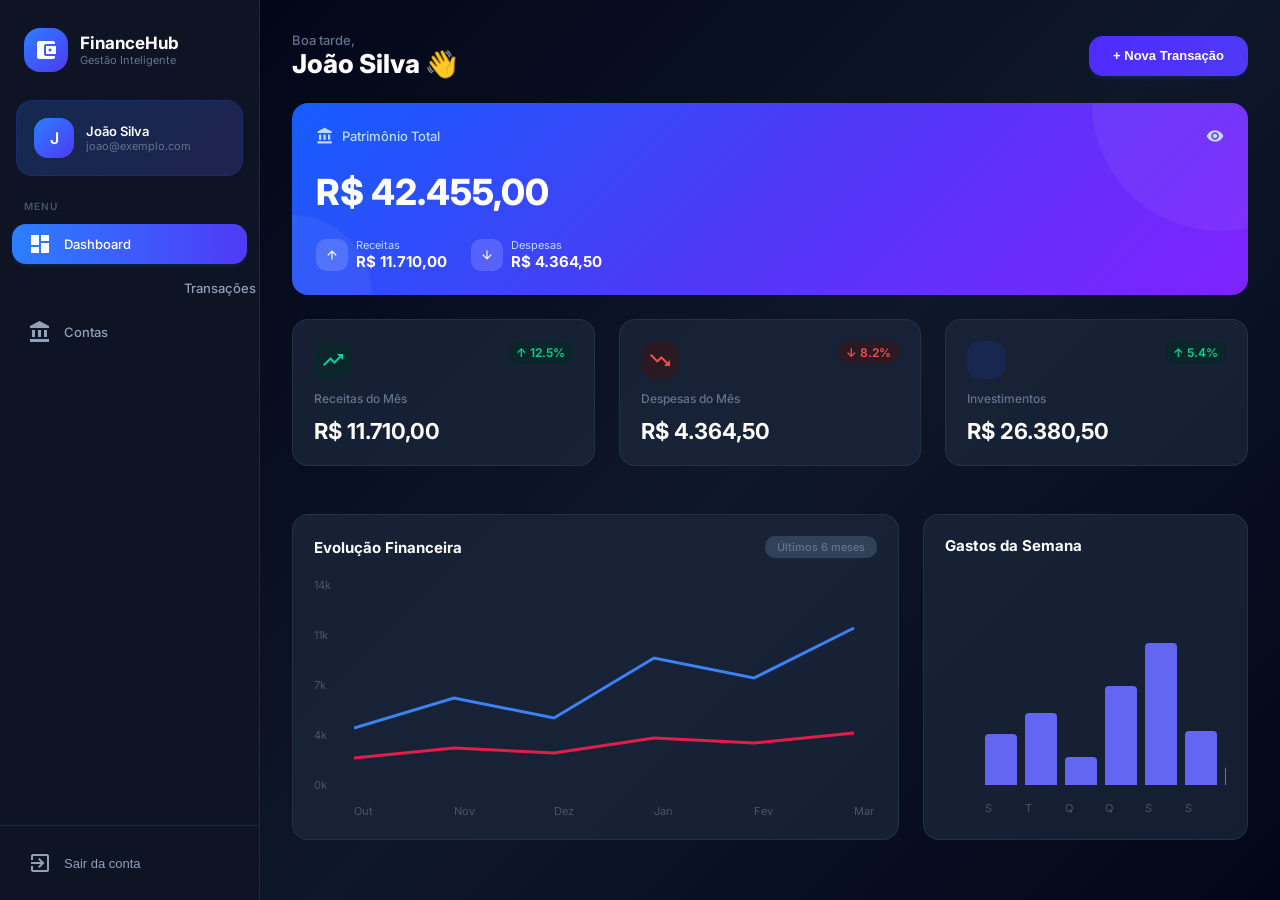
<file: index.html>
<!DOCTYPE html>
<html lang="pt-br">
<head>
    <meta charset="UTF-8">
    <meta name="viewport" content="width=device-width, initial-scale=1.0">
    <title>FinanceHub - Dashboard</title>
    <link rel="stylesheet" href="/src/css/style.css">
    <link href="https://fonts.googleapis.com/css2?family=Inter:wght@100..900&display=swap" rel="stylesheet">
    <link href="https://fonts.googleapis.com/icon?family=Material+Icons" rel="stylesheet">
</head>
<body>
    <aside class="sidebar">
        <!-- Logo -->
        <div class="sidebar__header"> 
            <div class="sidebar__logo-icon">
                <span class="material-icons" style="color: white;">account_balance_wallet</span>
            </div>
            <div class="sidebar__logo-text">
                <h1 class="sidebar__title">FinanceHub</h1>
                <p class="sidebar__subtitle">Gestão Inteligente</p>
            </div>
        </div>

        <!-- User -->
        <div class="sidebar__user">
            <div class="user__avatar">J</div>
            <div class="user__info">
                <p class="user__name">João Silva</p>
                <p class="user__email">joao@exemplo.com</p>
            </div>
        </div>

        <!-- Navigation -->
        <nav class="sidebar__nav">
            <p class="nav__title">Menu</p>
            <div class="nav__item active" data-page="dashboard">
                <span class="material-icons">dashboard</span>
                Dashboard
            </div>
            <div class="nav__item" data-page="transacoes">
                <span class="material-icons">wallet</span>
                Transações
            </div>
            <div class="nav__item" data-page="contas">
                <span class="material-icons">account_balance</span>
                Contas
            </div>
        </nav>

        <!-- Logout -->
        <div class="sidebar__footer">
            <button class="logout__button">
                <span class="material-icons">exit_to_app</span>
                Sair da conta
            </button>
        </div>
    </aside>

    <main class="pagina-central">
        <!-- O conteúdo dinâmico (incluindo o cabeçalho de cada aba) será carregado aqui -->
        <div id="content-area"></div>
    </main>

    <script src="/src/js/script.js"></script>
</body>
</html>
</file>
<file: src/css/style.css>
/* 
   ==========================================================================
   ESTILOS ORIGINAIS DO USUÁRIO (FinanceHub)
   ==========================================================================
*/

* {
    margin: 0;
    padding: 0;
    box-sizing: border-box;
}

body {
    font-family: 'Inter', sans-serif;
    background: #0A0A0A;
    color: white;
    display: flex;
    height: 100vh;
    overflow: hidden;
}

.sidebar {
    width: 260px;
    height: 100%;
    background: rgba(15, 23, 43, 0.80);
    border-right: 1px #1D293D solid;
    display: flex;
    flex-direction: column;
    padding: 0;
    position: relative;
}

.sidebar__header {
    height: 100px;
    padding-left: 24px;
    display: flex;
    align-items: center;
    gap: 12px;
}

.sidebar__logo-icon {
    width: 44px;
    height: 44px;
    background: linear-gradient(135deg, #2B7FFF 0%, #4F39F6 100%);
    border-radius: 16px;
    padding: 11px;
    display: flex;
    justify-content: center;
    align-items: center;
}

.sidebar__title {
    color: white;
    font-size: 17px;
    font-weight: 700;
}

.sidebar__subtitle {
    color: #62748E;
    font-size: 11px;
    font-weight: 400;
}

.sidebar__user {
    margin: 0 16px;
    padding: 17px;
    background: linear-gradient(135deg, rgba(43, 127, 255, 0.20) 0%, rgba(97, 95, 255, 0.20) 100%);
    border-radius: 16px;
    border: 1px rgba(25, 60, 184, 0.30) solid;
    display: flex;
    align-items: center;
    gap: 12px;
}

.user__avatar {
    width: 40px;
    height: 40px;
    background: linear-gradient(135deg, #2B7FFF 0%, #4F39F6 100%);
    border-radius: 14px;
    display: flex;
    justify-content: center;
    align-items: center;
    font-weight: 600;
}

.user__name {
    color: white;
    font-size: 13px;
    font-weight: 600;
}

.user__email {
    color: #62748E;
    font-size: 11px;
    font-weight: 400;
}

.sidebar__nav {
    flex: 1;
    padding: 24px 12px;
    display: flex;
    flex-direction: column;
    gap: 4px;
}

.nav__title {
    color: #45556C;
    font-size: 10px;
    font-weight: 600;
    text-transform: uppercase;
    letter-spacing: 1px;
    margin-bottom: 8px;
    padding-left: 12px;
}

.nav__item {
    height: 40px;
    padding-left: 16px;
    border-radius: 14px;
    display: flex;
    align-items: center;
    gap: 12px;
    color: #90A1B9;
    font-size: 13px;
    font-weight: 500;
    cursor: pointer;
    transition: all 0.3s;
}

.nav__item:hover {
    background: rgba(255, 255, 255, 0.05);
    color: white;
}

.nav__item.active {
    background: linear-gradient(90deg, #2B7FFF 0%, #4F39F6 100%);
    color: white;
    box-shadow: 0px 4px 6px -4px rgba(43, 127, 255, 0.25);
}

.sidebar__footer {
    padding: 17px 12px;
    border-top: 1px #1D293D solid;
}

.logout__button {
    width: 100%;
    height: 40px;
    background: transparent;
    border: none;
    border-radius: 14px;
    display: flex;
    align-items: center;
    gap: 12px;
    color: #90A1B9;
    font-size: 13px;
    font-weight: 500;
    cursor: pointer;
    padding-left: 16px;
}

.logout__button:hover {
    transition: 0.3s;
    color: #FF4B4B;
}

.pagina-central {
    flex: 1;
    padding: 32px;
    background: linear-gradient(135deg, #020618 0%, #0F172B 50%, #020618 100%);
    overflow-y: auto;
}

.menu-superior {
    display: flex;
    justify-content: space-between;
    align-items: center;
    margin-bottom: 24px;
}

.texto-superior p {
    color: #62748E;
    font-size: 13px;
    font-weight: 500;
}

.texto-superior h1 {
    color: white;
    font-size: 26px;
    font-weight: 800;
}

.botão-transação {
    height: 40px;
    padding: 0 24px;
    background: linear-gradient(90deg, #4e2bff 0%, #4F39F6 100%);
    border: none;
    border-radius: 14px;
    color: white;
    font-size: 13px;
    font-weight: 600;
    cursor: pointer;
    box-shadow: 0px 4px 6px -4px rgba(43, 127, 255, 0.25);
}

.botão-transação:hover{   
    background: linear-gradient(90deg, #23d258 0%, #21c748 100%);
}

.principal {
    display: flex;
    flex-direction: column;
    gap: 24px;
}

/* Dashboard Card */
.card-patrimonio {
    width: 100%;
    height: 192px;
    background: linear-gradient(135deg, #155DFC 0%, #4F39F6 50%, #7F22FE 100%);
    border-radius: 16px;
    padding: 24px;
    position: relative;
    overflow: hidden;
    display: flex;
    flex-direction: column;
    justify-content: space-between;
}

.card-patrimonio::before {
    content: '';
    position: absolute;
    width: 256px;
    height: 256px;
    right: -100px;
    top: -128px;
    background: rgba(255, 255, 255, 0.05);
    border-radius: 50%;
}

.card-patrimonio::after {
    content: '';
    position: absolute;
    width: 160px;
    height: 160px;
    left: -80px;
    bottom: -80px;
    background: rgba(255, 255, 255, 0.05);
    border-radius: 50%;
}

.patrimonio-header {
    display: flex;
    justify-content: space-between;
    align-items: center;
    color: #BEDBFF;
    font-size: 13px;
    font-weight: 500;
}

.patrimonio-valor {
    font-size: 36px;
    font-weight: 800;
    color: white;
}

.patrimonio-stats {
    display: flex;
    gap: 24px;
}

.stat-item {
    display: flex;
    align-items: center;
    gap: 8px;
}

.stat-icon {
    width: 32px;
    height: 32px;
    background: rgba(255, 255, 255, 0.15);
    border-radius: 10px;
    display: flex;
    justify-content: center;
    align-items: center;
}

.stat-info p {
    font-size: 11px;
    color: #BEDBFF;
}

.stat-info h2 {
    font-size: 15px;
    font-weight: 700;
    color: white;
}

/* Grid de Cards Secundários */
.grid-cards {
    display: grid;
    grid-template-columns: repeat(auto-fit, minmax(250px, 1fr));
    gap: 24px;
    width: 100%;
}

.card-secundario {
    background: rgba(29, 41, 61, 0.70);
    border-radius: 16px;
    border: 1px rgba(49, 65, 88, 0.50) solid;
    padding: 21px;
    display: flex;
    flex-direction: column;
    gap: 12px;
    position: relative;
}

.card-secundario__header {
    display: flex;
    justify-content: space-between;
    align-items: flex-start;
}

.card-secundario__icon {
    width: 38px;
    height: 38px;
    border-radius: 14px;
    display: flex;
    justify-content: center;
    align-items: center;
}

.icon-receita { background: rgba(0, 44, 34, 0.50); color: #00D492; }
.icon-despesa { background: rgba(63, 18, 18, 0.50); color: #FF4B4B; }
.icon-investimento { background: rgba(25, 60, 184, 0.20); color: #2B7FFF; }

.card-secundario__badge {
    padding: 4px 8px;
    border-radius: 10px;
    font-size: 12px;
    font-weight: 600;
}

.badge-positivo { background: rgba(0, 44, 34, 0.50); color: #00D492; }
.badge-negativo { background: rgba(63, 18, 18, 0.50); color: #FF4B4B; }

.card-secundario__label {
    color: #62748E;
    font-size: 12px;
    font-weight: 500;
}

.card-secundario__valor {
    color: white;
    font-size: 22px;
    font-weight: 700;
}

/* Seção de Gráficos em Linha */
.secao-graficos {
    display: flex;
    flex-direction: row;
    gap: 24px;
    width: 100%;
    margin-top: 24px;
}

.card-grafico {
    background: rgba(29, 41, 61, 0.70);
    border-radius: 16px;
    border: 1px rgba(49, 65, 88, 0.50) solid;
    padding: 21px;
    display: flex;
    flex-direction: column;
    gap: 20px;
}

.card-grafico--grande {
    flex: 2;
    min-height: 326px;
}

.card-grafico--pequeno {
    flex: 1;
    min-height: 326px;
}

.card-grafico__header {
    display: flex;
    justify-content: space-between;
    align-items: center;
}

.card-grafico__title {
    color: white;
    font-size: 15px;
    font-weight: 700;
}

.card-grafico__periodo {
    background: #314158;
    border-radius: 10px;
    padding: 4px 12px;
    color: #62748E;
    font-size: 11px;
    font-weight: 500;
}

.grafico-container {
    width: 100%;
    height: 240px;
    position: relative;
    overflow: hidden;
}

.eixo-texto {
    color: #475569;
    font-size: 11px;
    position: absolute;
}

.barra-grafico {
    background: #6366F1;
    position: absolute;
    bottom: 30px;
    width: 32px;
    border-radius: 4px 4px 0 0;
}

/* 
   ==========================================================================
   ESTILOS PARA A PÁGINA DE TRANSAÇÕES (Adicionados)
   ==========================================================================
*/

.transacoes-container {
    display: flex;
    flex-direction: column;
    gap: 24px;
    animation: fadeIn 0.3s ease;
}

@keyframes fadeIn {
    from { opacity: 0; transform: translateY(10px); }
    to { opacity: 1; transform: translateY(0); }
}

.transacoes-header {
    display: flex;
    justify-content: space-between;
    align-items: center;
}

.transacoes-actions {
    display: flex;
    gap: 12px;
}

.btn-exportar {
    height: 40px;
    padding: 0 20px;
    background: #1D293D;
    border: 1px solid #314158;
    border-radius: 14px;
    color: #CAD5E2;
    font-size: 13px;
    font-weight: 500;
    cursor: pointer;
}

.tabela-container {
    background: rgba(29, 41, 61, 0.70);
    border-radius: 16px;
    border: 1px rgba(49, 65, 88, 0.50) solid;
    overflow: hidden;
}

.tabela-header {
    display: grid;
    grid-template-columns: 2fr 1fr 1fr 1fr;
    padding: 16px 24px;
    background: rgba(255, 255, 255, 0.02);
    border-bottom: 1px solid rgba(49, 65, 88, 0.50);
    color: #62748E;
    font-size: 11px;
    font-weight: 600;
    letter-spacing: 1px;
}

.tabela-row {
    display: grid;
    grid-template-columns: 2fr 1fr 1fr 1fr;
    padding: 20px 24px;
    border-bottom: 1px solid rgba(49, 65, 88, 0.50);
    font-size: 13px;
    color: white;
    transition: background 0.2s;
}

.tabela-row:hover {
    background: rgba(255, 255, 255, 0.03);
}

.valor-positivo { color: #00D492; font-weight: 600; }
.valor-negativo { color: #FF4B4B; font-weight: 600; }

/* --- ESTILOS DO MODAL --- */

/* Fundo escurecido e embaçado */
.modal-overlay {
    position: fixed;
    top: 0;
    left: 0;
    width: 100%;
    height: 100%;
    background: rgba(0, 0, 0, 0.7); /* Fundo escuro */
    backdrop-filter: blur(10px);    /* Efeito de desfoque (Glassmorphism) */
    display: none;                  /* Escondido por padrão */
    justify-content: center;
    align-items: center;
    z-index: 9999;                  /* Sempre por cima de tudo */
    padding: 20px;
}

/* Quando o modal estiver aberto */
.modal-overlay.active {
    display: flex !important;
}


/* Container da Janela Centralizada */
.modal-container {
    background: #1D293D;
    width: 100%;
    max-width: 450px;
    padding: 32px;
    border-radius: 20px;
    box-shadow: 0px 25px 50px -12px rgba(0, 0, 0, 0.5);
    animation: modalScale 0.2s ease-out;
}

@keyframes modalScale {
    from { opacity: 0; transform: scale(0.9); }
    to { opacity: 1; transform: scale(1); }
}

.modal-header {
    display: flex;
    justify-content: space-between;
    align-items: center;
    margin-bottom: 28px;
}

.modal-header h2 {
    font-size: 20px;
    font-weight: 700;
    color: white;
}

.close-button {
    background: transparent;
    border: none;
    color: #90A1B9;
    cursor: pointer;
    transition: 0.2s;
}

.close-button:hover {
    color: white;
    transform: rotate(90deg);
}

/* Botões de Tipo (Receita / Despesa) */
.transaction-type {
    display: flex;
    gap: 12px;
    margin-bottom: 24px;
}

.type-btn {
    flex: 1;
    padding: 12px;
    border-radius: 12px;
    border: 2px solid #314158;
    background: transparent;
    color: #62748E;
    display: flex;
    align-items: center;
    justify-content: center;
    gap: 8px;
    cursor: pointer;
    font-weight: 600;
    transition: 0.3s;
}

/* Estilo Ativo - Receita */
.type-btn.active[data-type="receita"] {
    border-color: #00D492;
    color: #00D492;
    background: rgba(0, 212, 146, 0.1);
}

/* Estilo Ativo - Despesa */
.type-btn.active[data-type="despesa"] {
    border-color: #FF4D4D;
    color: #FF4D4D;
    background: rgba(255, 77, 77, 0.1);
}

/* Inputs do Formulário */
.input-group {
    margin-bottom: 20px;
}

.input-group label {
    display: block;
    font-size: 13px;
    color: #90A1B9;
    margin-bottom: 8px;
    font-weight: 600;
}

.input-group input, .input-group select {
    width: 100%;
    padding: 14px 18px;
    background: #314158;
    border: 1px solid #45556C;
    border-radius: 14px;
    color: white;
    font-size: 14px;
    outline: none;
    transition: 0.2s;
}

.input-group input:focus {
    border-color: #2B7FFF;
}

/* Botão de Enviar */
.btn-transacao {
    width: 100%;
    padding: 16px;
    margin-top: 10px;
    background: linear-gradient(90deg, #2B7FFF 0%, #4F39F6 100%);
    border: none;
    border-radius: 14px;
    color: white;
    font-weight: 700;
    font-size: 15px;
    cursor: pointer;
    box-shadow: 0px 4px 15px rgba(43, 127, 255, 0.3);
    transition: 0.3s;
}

.btn-transacao:hover {
    transform: translateY(-2px);
    box-shadow: 0px 6px 20px rgba(43, 127, 255, 0.4);
}

/* =========================
   CONTAINER PRINCIPAL
========================= */
.contas-container {
    display: flex;
    flex-direction: column;
    gap: 24px;
    animation: fadeIn 0.3s ease;
}

/* =========================
   HEADER
========================= */
.contas-header {
    display: flex;
    justify-content: space-between;
    align-items: center;
}

.contas-actions {
    display: flex;
    gap: 12px;
}

/* =========================
   CARD PATRIMÔNIO
========================= */
.card-patrimonio--contas {
    height: auto;
    padding: 32px;
    background: linear-gradient(
        135deg,
        #155DFC 0%,
        #4F39F6 50%,
        #7F22FE 100%
    );
}

.patrimonio-footer p {
    margin-top: 16px;
    font-size: 12px;
    color: #BEDBFF;
}

/* =========================
   ÍCONES DAS CONTAS
========================= */
.icon-corrente {
    background: rgba(59, 130, 246, 0.1);
    color: #3B82F6;
}

.icon-poupanca {
    background: rgba(16, 185, 129, 0.1);
    color: #10B981;
}

.icon-invest {
    background: rgba(139, 92, 246, 0.1);
    color: #8B5CF6;
}

/* =========================
   FOOTER DOS CARDS
========================= */
.card-footer-info {
    display: flex;
    justify-content: space-between;
    align-items: center;

    margin-top: 12px;
    padding-top: 12px;
    border-top: 1px solid rgba(255, 255, 255, 0.1);
}

.footer-label {
    display: flex;
    align-items: center;
    gap: 6px;

    font-size: 11px;
    color: #62748E;
}

/* =========================
   STATUS DOTS
========================= */
.status-dot {
    width: 8px;
    height: 8px;
    border-radius: 50%;
}

.dot-blue {
    background: #3B82F6;
}

.dot-green {
    background: #10B981;
}

.dot-purple {
    background: #8B5CF6;
}
</file>
